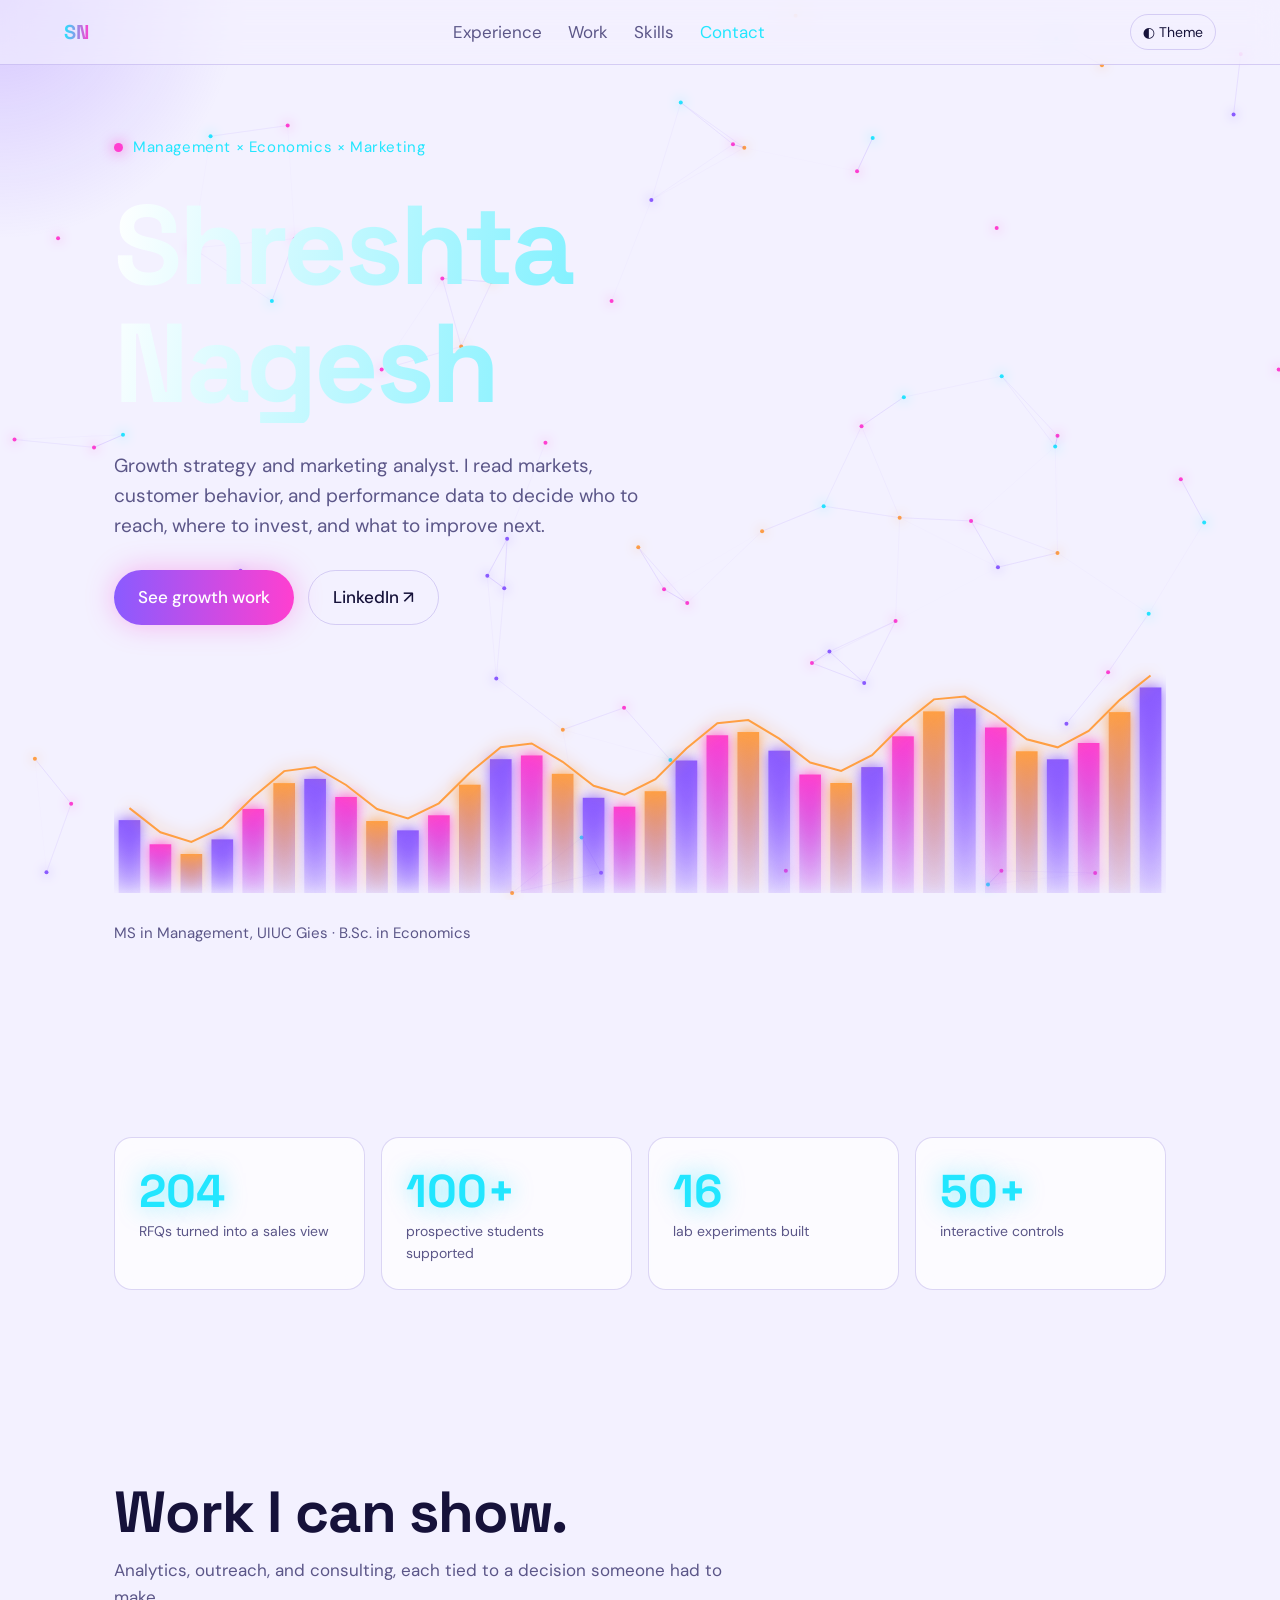
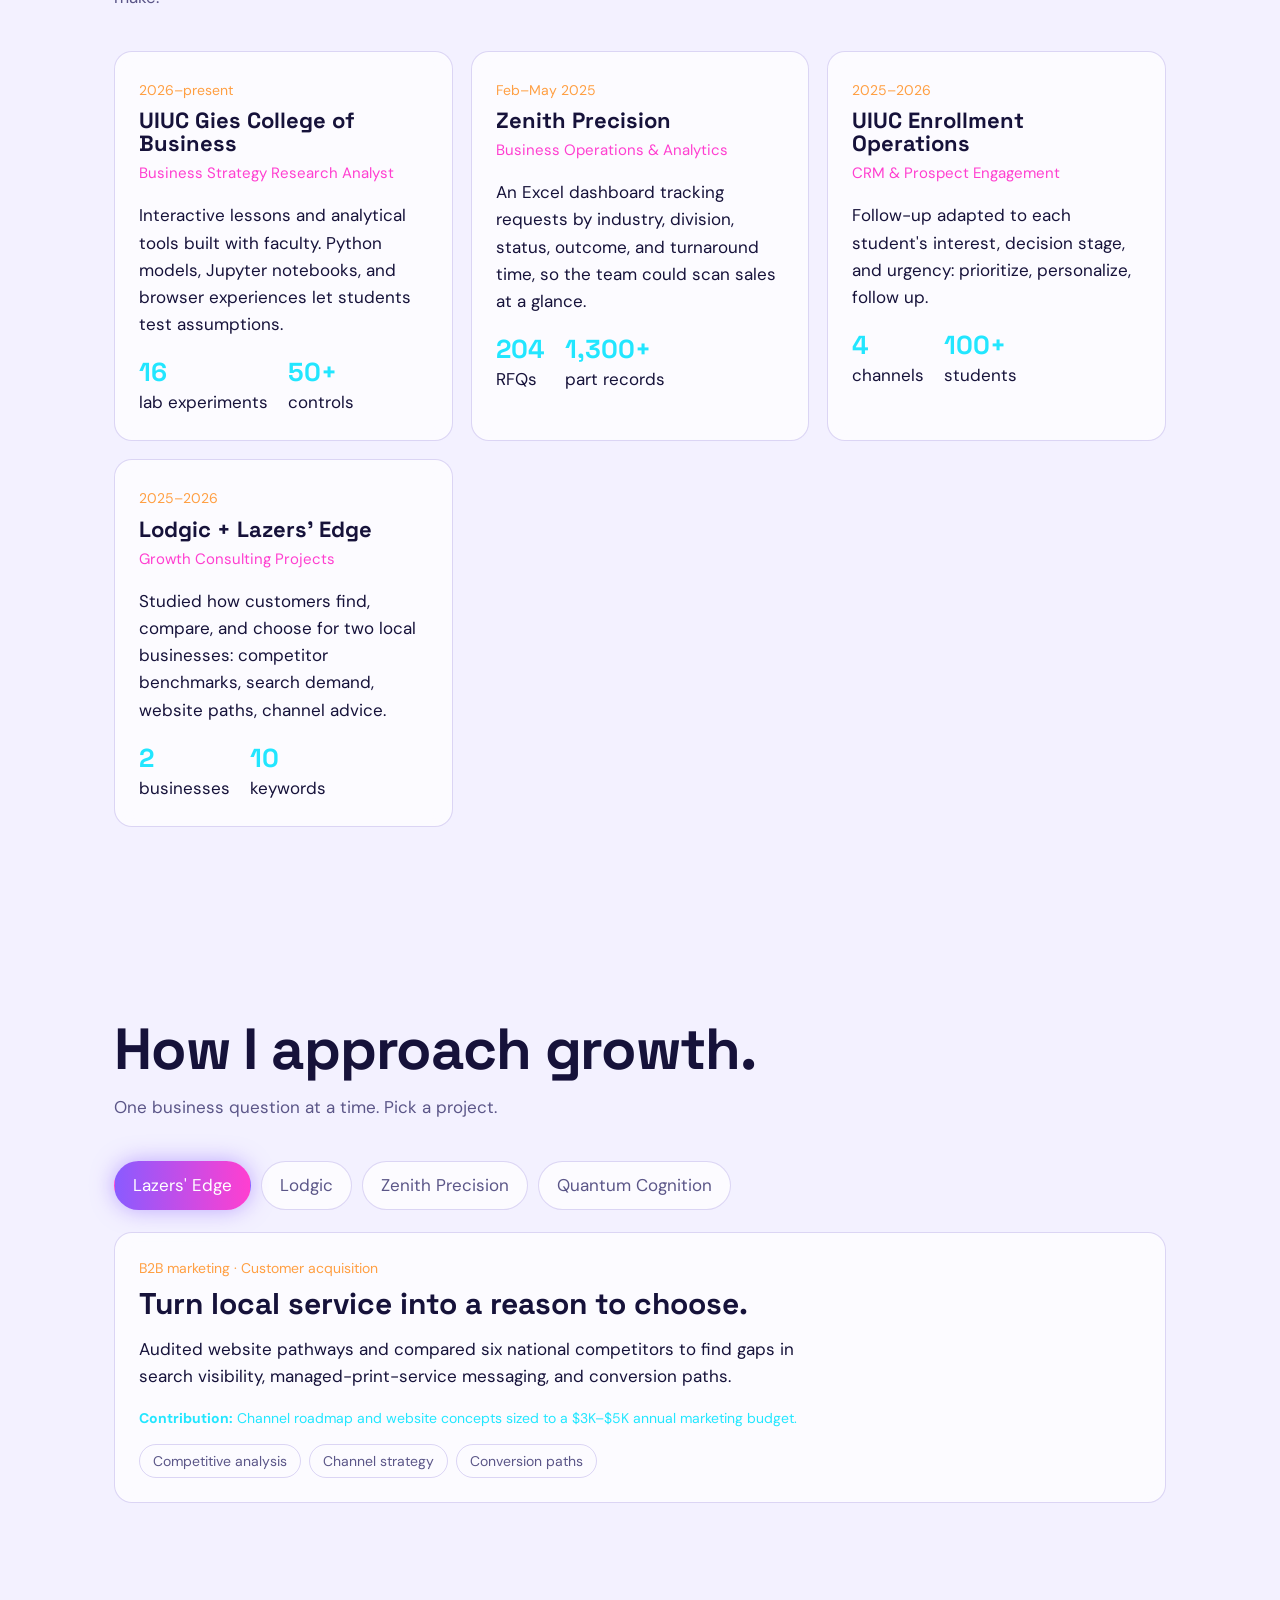
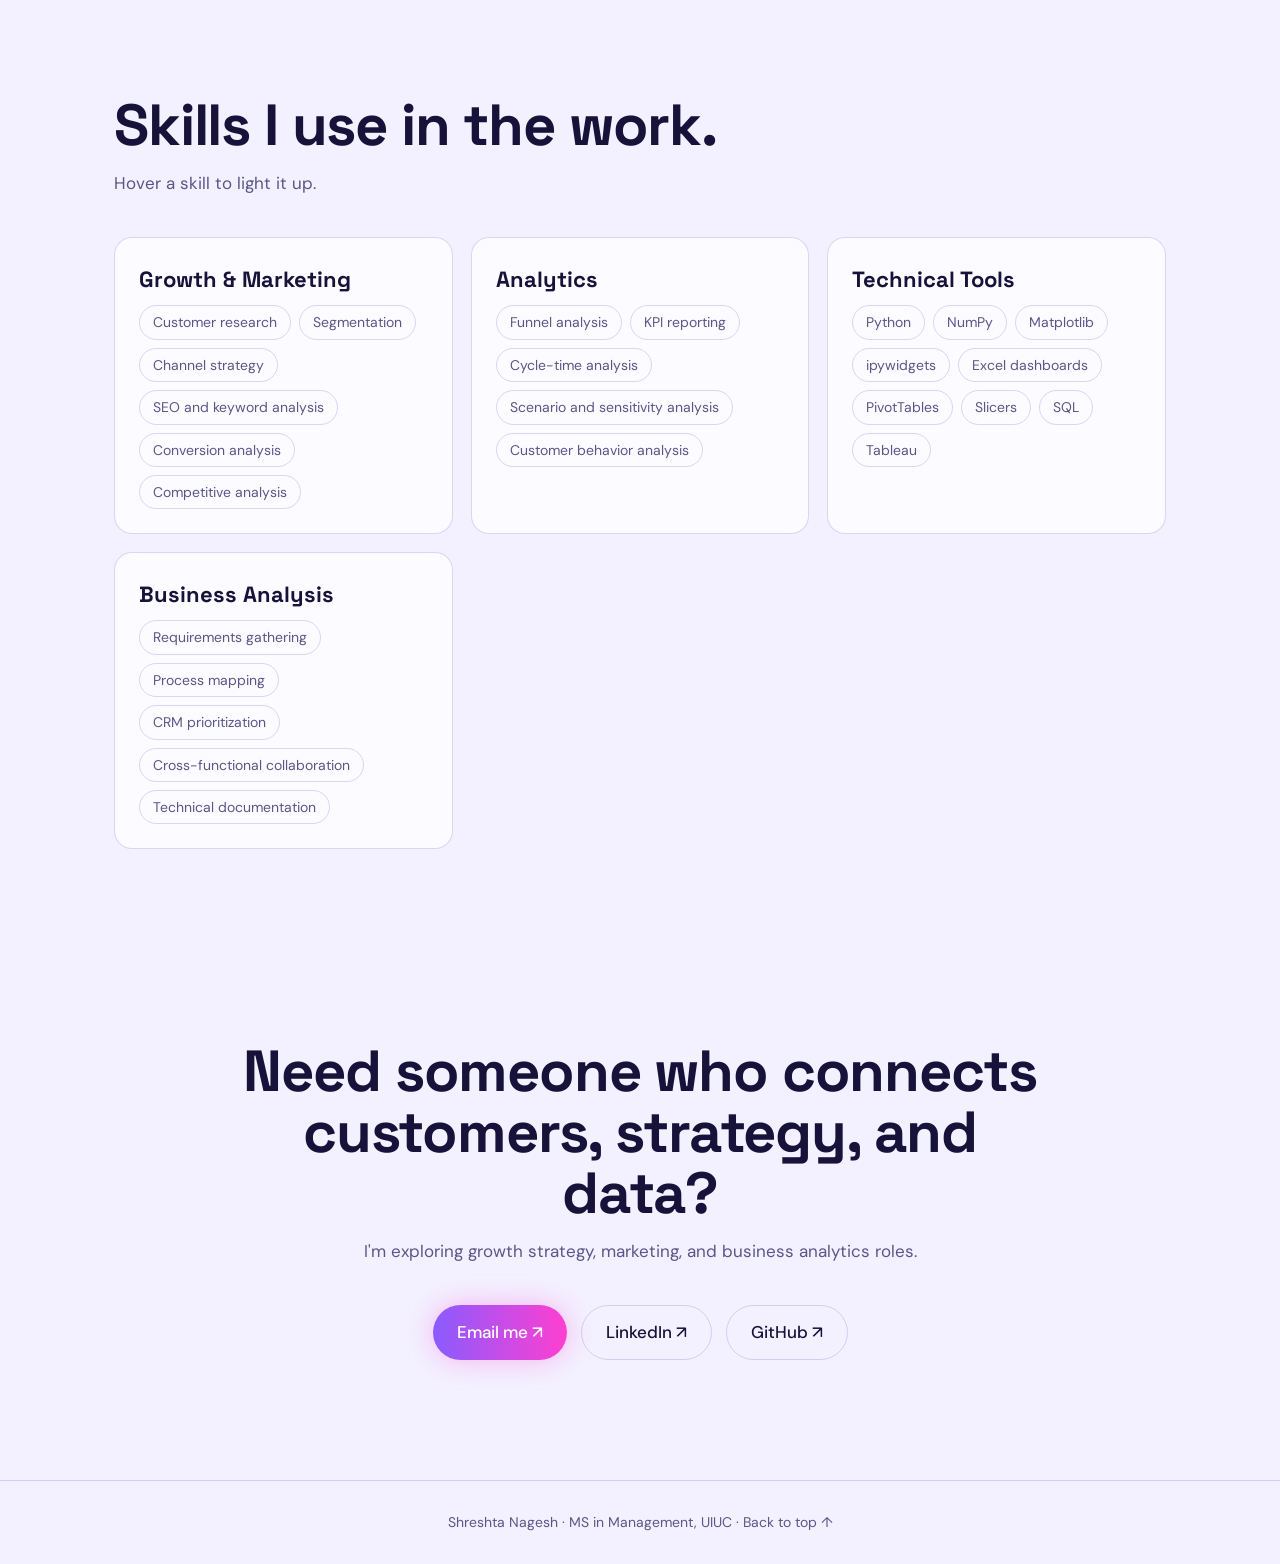
<file: index (9).html>
<!DOCTYPE html>
<html lang="en">
<head>
<meta charset="utf-8">
<meta name="viewport" content="width=device-width, initial-scale=1, viewport-fit=cover">
<title>Shreshta Nagesh | Growth Strategy & Marketing</title>
<link rel="stylesheet" href="https://fonts.googleapis.com/css2?family=Space+Grotesk:wght@400;600;700&family=DM+Sans:wght@400;500&display=swap">
<link rel="stylesheet" href="css/styles.css">
<link rel="icon" href="favicon.svg" type="image/svg+xml">
<meta name="description" content="Shreshta Nagesh is a growth strategy and marketing analyst using customer research, channel analysis, and data to find practical growth opportunities.">
<meta property="og:title" content="Shreshta Nagesh | Growth Strategy & Marketing">
<meta property="og:type" content="website">
</head>
<body>
<canvas id="bg" aria-hidden="true"></canvas><div id="glow"></div>
<nav><a class="logo" href="#home">SN</a>
<ul><li><a href="#experience">Experience</a></li><li><a href="#work">Work</a></li><li><a href="#skills">Skills</a></li><li><a href="#contact">Contact</a></li></ul>
<button class="tg" id="tg" aria-label="Toggle theme">◐ Theme</button></nav>
<main>
<section class="hero" id="home">
<span class="tag"><i></i>Management × Economics × Marketing</span>
<h1>Shreshta<br>Nagesh</h1>
<p>Growth strategy and marketing analyst. I read markets, customer behavior, and performance data to decide who to reach, where to invest, and what to improve next.</p>
<div class="btns"><a class="btn p" href="#work">See growth work</a><a class="btn" href="https://linkedin.com/in/shreshtanag">LinkedIn ↗</a></div>
<canvas id="chart" aria-label="Animated growth chart that reacts to your cursor" role="img"></canvas>
<p style="font-size:15px">MS in Management, UIUC Gies · B.Sc. in Economics</p>
</section>

<section class="rv"><div class="stats">
<div class="card"><div class="num" data-n="204">0</div><div class="lbl">RFQs turned into a sales view</div></div>
<div class="card"><div class="num" data-n="100" data-s="+">0</div><div class="lbl">prospective students supported</div></div>
<div class="card"><div class="num" data-n="16">0</div><div class="lbl">lab experiments built</div></div>
<div class="card"><div class="num" data-n="50" data-s="+">0</div><div class="lbl">interactive controls</div></div>
</div></section>

<section id="experience"><h2 class="rv">Work I can show.</h2><p class="sub rv">Analytics, outreach, and consulting, each tied to a decision someone had to make.</p>
<div class="grid">
<article class="card rv"><span class="when">2026–present</span><h3>UIUC Gies College of Business</h3><div class="role">Business Strategy Research Analyst</div><p>Interactive lessons and analytical tools built with faculty. Python models, Jupyter notebooks, and browser experiences let students test assumptions.</p><div class="kp"><span><b>16</b>lab experiments</span><span><b>50+</b>controls</span></div></article>
<article class="card rv"><span class="when">Feb–May 2025</span><h3>Zenith Precision</h3><div class="role">Business Operations & Analytics</div><p>An Excel dashboard tracking requests by industry, division, status, outcome, and turnaround time, so the team could scan sales at a glance.</p><div class="kp"><span><b>204</b>RFQs</span><span><b>1,300+</b>part records</span></div></article>
<article class="card rv"><span class="when">2025–2026</span><h3>UIUC Enrollment Operations</h3><div class="role">CRM & Prospect Engagement</div><p>Follow-up adapted to each student's interest, decision stage, and urgency: prioritize, personalize, follow up.</p><div class="kp"><span><b>4</b>channels</span><span><b>100+</b>students</span></div></article>
<article class="card rv"><span class="when">2025–2026</span><h3>Lodgic + Lazers' Edge</h3><div class="role">Growth Consulting Projects</div><p>Studied how customers find, compare, and choose for two local businesses: competitor benchmarks, search demand, website paths, channel advice.</p><div class="kp"><span><b>2</b>businesses</span><span><b>10</b>keywords</span></div></article>
</div></section>

<section id="work"><h2 class="rv">How I approach growth.</h2><p class="sub rv">One business question at a time. Pick a project.</p>
<div class="tabs" role="tablist" id="tabs"></div>
<div class="card" id="panel" role="tabpanel"></div></section>

<section id="skills"><h2 class="rv">Skills I use in the work.</h2><p class="sub rv">Hover a skill to light it up.</p>
<div class="grid" id="sk"></div></section>

<section class="cta rv" id="contact"><h2>Need someone who connects customers, strategy, and data?</h2>
<p class="sub" style="margin-inline:auto">I'm exploring growth strategy, marketing, and business analytics roles.</p>
<div class="btns"><a class="btn p" href="mailto:shreshtanag09@gmail.com">Email me ↗</a><a class="btn" href="https://linkedin.com/in/shreshtanag">LinkedIn ↗</a><a class="btn" href="https://github.com/shreshta714-polaris">GitHub ↗</a></div></section>
</main>
<footer>Shreshta Nagesh · MS in Management, UIUC · <a href="#home">Back to top ↑</a></footer>

<script src="js/main.js"></script>
</body>
</html>
</file>
<file: css/styles.css>
:root{--bg:#070714;--panel:rgba(20,18,50,.62);--line:rgba(160,140,255,.22);--text:#eceaff;--muted:#a19dc9;--cy:#22e6ff;--mg:#ff3fd0;--vi:#8a5bff;--or:#ff9f43;
box-sizing:border-box;padding-top:env(safe-area-inset-top,0px);padding-bottom:env(safe-area-inset-bottom,0px)}
:root:not([data-theme="dark"]){}
@media (prefers-color-scheme:light){:root:not([data-theme="dark"]){--bg:#f3f1ff;--panel:rgba(255,255,255,.7);--line:rgba(90,60,200,.2);--text:#16123a;--muted:#5b5688}}
:root[data-theme="light"]{--bg:#f3f1ff;--panel:rgba(255,255,255,.7);--line:rgba(90,60,200,.2);--text:#16123a;--muted:#5b5688}
*{box-sizing:border-box}html{scroll-behavior:smooth;scroll-padding-top:80px}
body{margin:0;background:var(--bg);color:var(--text);font:400 17px/1.6 "DM Sans",system-ui,sans-serif;overflow-x:hidden}
h1,h2,h3{font-family:"Space Grotesk",system-ui,sans-serif;line-height:1.05;margin:0}
a{color:inherit;text-decoration:none}
a:focus-visible,button:focus-visible{outline:2px solid var(--cy);outline-offset:3px}
#bg{position:fixed;inset:0;width:100%;height:100%;z-index:0;pointer-events:none}
#glow{position:fixed;width:520px;height:520px;left:0;top:0;border-radius:50%;pointer-events:none;z-index:0;background:radial-gradient(circle,rgba(138,91,255,.28),transparent 65%);transform:translate(-50%,-50%);transition:opacity .3s}
main,nav,footer{position:relative;z-index:1}
nav{position:sticky;top:env(safe-area-inset-top,0px);display:flex;justify-content:space-between;align-items:center;padding:14px 5vw;backdrop-filter:blur(14px);background:color-mix(in srgb,var(--bg) 60%,transparent);border-bottom:1px solid var(--line);z-index:5}
.logo{font:700 20px "Space Grotesk";background:linear-gradient(90deg,var(--cy),var(--mg));-webkit-background-clip:text;background-clip:text;color:transparent}
nav ul{display:flex;gap:26px;list-style:none;margin:0;padding:0}
nav ul a{color:var(--muted);transition:color .2s}nav ul a:hover,nav ul a.on{color:var(--cy)}
.tg{background:none;border:1px solid var(--line);color:var(--text);border-radius:99px;padding:6px 12px;cursor:pointer;font:inherit;font-size:14px}
@media(max-width:640px){nav ul{display:none}}
section{padding:96px 5vw;max-width:1180px;margin:auto}
.hero{min-height:88vh;display:grid;align-content:center;gap:28px;padding-top:70px}
.tag{color:var(--cy);font-size:15px;letter-spacing:.04em;display:inline-flex;gap:10px;align-items:center}
.tag i{width:9px;height:9px;border-radius:50%;background:var(--mg);box-shadow:0 0 14px var(--mg);animation:pulse 1.6s infinite}
@keyframes pulse{50%{transform:scale(1.7);opacity:.5}}
h1{font-size:clamp(46px,9vw,112px);letter-spacing:-.03em;background:linear-gradient(100deg,#fff 0%,var(--cy) 40%,var(--mg) 75%,var(--or));background-size:200% 100%;-webkit-background-clip:text;background-clip:text;color:transparent;animation:sh 8s linear infinite}
@keyframes sh{to{background-position:-200% 0}}
.hero p{max-width:560px;color:var(--muted);font-size:19px;margin:0}
.btns{display:flex;flex-wrap:wrap;gap:14px}
.btn{padding:13px 24px;border-radius:99px;border:1px solid var(--line);font-weight:500;transition:transform .2s,box-shadow .2s;display:inline-block}
.btn.p{background:linear-gradient(90deg,var(--vi),var(--mg));border:0;color:#fff;box-shadow:0 0 28px rgba(255,63,208,.35)}
.btn:hover{transform:translateY(-3px);box-shadow:0 0 34px rgba(34,230,255,.4)}
#chart{width:100%;height:230px;display:block;margin-top:10px}
.stats{display:grid;grid-template-columns:repeat(auto-fit,minmax(150px,1fr));gap:16px}
.card{background:var(--panel);border:1px solid var(--line);border-radius:18px;padding:24px;backdrop-filter:blur(10px);transition:transform .15s ease-out,border-color .3s,box-shadow .3s;transform-style:preserve-3d;position:relative;overflow:hidden}
.card:hover{border-color:var(--cy);box-shadow:0 0 34px rgba(34,230,255,.18)}
.card::after{content:"";position:absolute;inset:0;background:radial-gradient(240px circle at var(--x,50%) var(--y,0%),rgba(255,63,208,.16),transparent 70%);opacity:0;transition:opacity .3s;pointer-events:none}
.card:hover::after{opacity:1}
.num{font:700 clamp(32px,5vw,46px) "Space Grotesk";color:var(--cy);text-shadow:0 0 22px rgba(34,230,255,.5)}
.lbl{color:var(--muted);font-size:14px}
h2{font-size:clamp(32px,5vw,58px);letter-spacing:-.02em;margin-bottom:14px}
.sub{color:var(--muted);max-width:620px;margin:0 0 40px}
.grid{display:grid;grid-template-columns:repeat(auto-fit,minmax(260px,1fr));gap:18px}
.card h3{font-size:22px;margin:6px 0}.when{color:var(--or);font-size:14px}.role{color:var(--mg);font-size:15px;margin-bottom:8px}
.kp{display:flex;gap:20px;margin-top:16px}.kp b{display:block;font:700 26px "Space Grotesk";color:var(--cy)}
.tabs{display:flex;flex-wrap:wrap;gap:10px;margin-bottom:22px}
.tabs button{background:var(--panel);border:1px solid var(--line);color:var(--muted);padding:10px 18px;border-radius:99px;cursor:pointer;font:inherit;transition:.25s}
.tabs button[aria-selected=true]{color:#fff;background:linear-gradient(90deg,var(--vi),var(--mg));border-color:transparent;box-shadow:0 0 22px rgba(138,91,255,.5)}
#panel{min-height:230px;animation:in .45s ease}
@keyframes in{from{opacity:0;transform:translateX(24px)}}
.chips{display:flex;flex-wrap:wrap;gap:8px;margin-top:14px}
.chip{border:1px solid var(--line);border-radius:99px;padding:5px 13px;font-size:14px;color:var(--muted);transition:.2s;cursor:default}
.chip:hover{color:#fff;border-color:var(--mg);background:rgba(255,63,208,.18);transform:translateY(-2px)}
.card .ch{color:var(--cy);font-size:14px}
.cta{text-align:center;padding-bottom:120px}.cta h2{margin-inline:auto;max-width:800px}.cta .btns{justify-content:center}
footer{text-align:center;color:var(--muted);padding:30px;border-top:1px solid var(--line);font-size:14px}
.rv{opacity:0;transform:translateY(30px);transition:opacity .8s,transform .8s}.rv.on{opacity:1;transform:none}
@media(prefers-reduced-motion:reduce){*{animation:none!important;transition:none!important}.rv{opacity:1;transform:none}}

.btn{display:inline-flex;align-items:center}.ic{width:20px;height:20px;fill:currentColor;margin-right:9px;flex:none}
.eyebrow{display:block;color:var(--muted);letter-spacing:.14em;font:600 15px "Space Grotesk",sans-serif;margin-bottom:14px}
.htop{display:grid;grid-template-columns:1.25fr .85fr;align-items:center;gap:32px}
.copy{display:grid;gap:26px;justify-items:start}
.photo{position:relative;width:min(400px,100%);aspect-ratio:1;margin:0 auto;transform:translate3d(var(--px,0),var(--py,0),0);transition:transform .25s ease-out}
.photo img{position:absolute;inset:16%;width:68%;height:68%;object-fit:cover;border-radius:50%;box-shadow:0 0 60px rgba(255,63,208,.28),0 0 100px rgba(34,230,255,.2)}
.ring{position:absolute;inset:14.5%;border-radius:50%;background:conic-gradient(from 0deg,var(--cy),var(--vi),var(--mg),var(--or),var(--cy));animation:spin 9s linear infinite}
.orbit{position:absolute;inset:2%;border-radius:50%;border:1px dashed var(--line);animation:spin 26s linear infinite}
.orbit::after{content:"";position:absolute;top:-5px;left:50%;width:10px;height:10px;margin-left:-5px;border-radius:50%;background:var(--or);box-shadow:0 0 16px var(--or)}
.orbit.o2{inset:-4%;animation-duration:38s;animation-direction:reverse}.orbit.o2::after{background:var(--cy);box-shadow:0 0 16px var(--cy)}
@keyframes spin{to{transform:rotate(360deg)}}
@media(max-width:820px){.htop{grid-template-columns:1fr}.photo{width:min(260px,70vw);order:-1}}
.slider{display:grid;grid-template-columns:auto 1fr auto;align-items:center;gap:18px}
.ar{width:50px;height:50px;border-radius:50%;border:1px solid var(--line);background:var(--panel);color:var(--text);font-size:28px;line-height:1;padding:0 0 4px;cursor:pointer;transition:.25s}
.ar:hover{border-color:var(--cy);color:var(--cy);box-shadow:0 0 24px rgba(34,230,255,.45);transform:scale(1.1)}
.viewport{overflow:hidden;border-radius:28px;border:1px solid var(--line);background:linear-gradient(135deg,rgba(255,63,208,.2),var(--panel) 45%,rgba(34,230,255,.16));box-shadow:0 0 60px rgba(138,91,255,.16);touch-action:pan-y}
.strip{display:flex;transition:transform .65s cubic-bezier(.65,0,.25,1)}
.slide{flex:0 0 100%;padding:clamp(26px,5vw,64px)}
.st{color:var(--cy);font-weight:600;font-size:15px;letter-spacing:.03em}
.slide h3{font-size:clamp(32px,5.4vw,60px);letter-spacing:-.02em;margin:22px 0 18px}
.slide p{color:var(--muted);font-size:18px;max-width:660px;margin:0}
.more{display:none;margin-top:8px}.slide.open .more{display:block;animation:in .45s ease}
.lm{width:100%;margin-top:28px;padding:16px;border:0;border-radius:99px;background:linear-gradient(90deg,var(--cy),var(--vi));color:#07071a;font:600 17px "DM Sans",sans-serif;cursor:pointer;transition:transform .2s,box-shadow .2s}
.lm:hover{transform:translateY(-2px);box-shadow:0 0 32px rgba(34,230,255,.5)}
.dots{display:flex;justify-content:center;gap:10px;margin-top:22px}
.dots button{width:10px;height:10px;border-radius:99px;border:0;background:var(--line);cursor:pointer;transition:.35s;padding:0}
.dots button.on{width:34px;background:linear-gradient(90deg,var(--cy),var(--mg))}
@media(max-width:640px){.slider{grid-template-columns:1fr 1fr;grid-template-areas:"v v" "p n"}.viewport{grid-area:v}#pv{grid-area:p;justify-self:end}#nx{grid-area:n;justify-self:start}}
</file>
